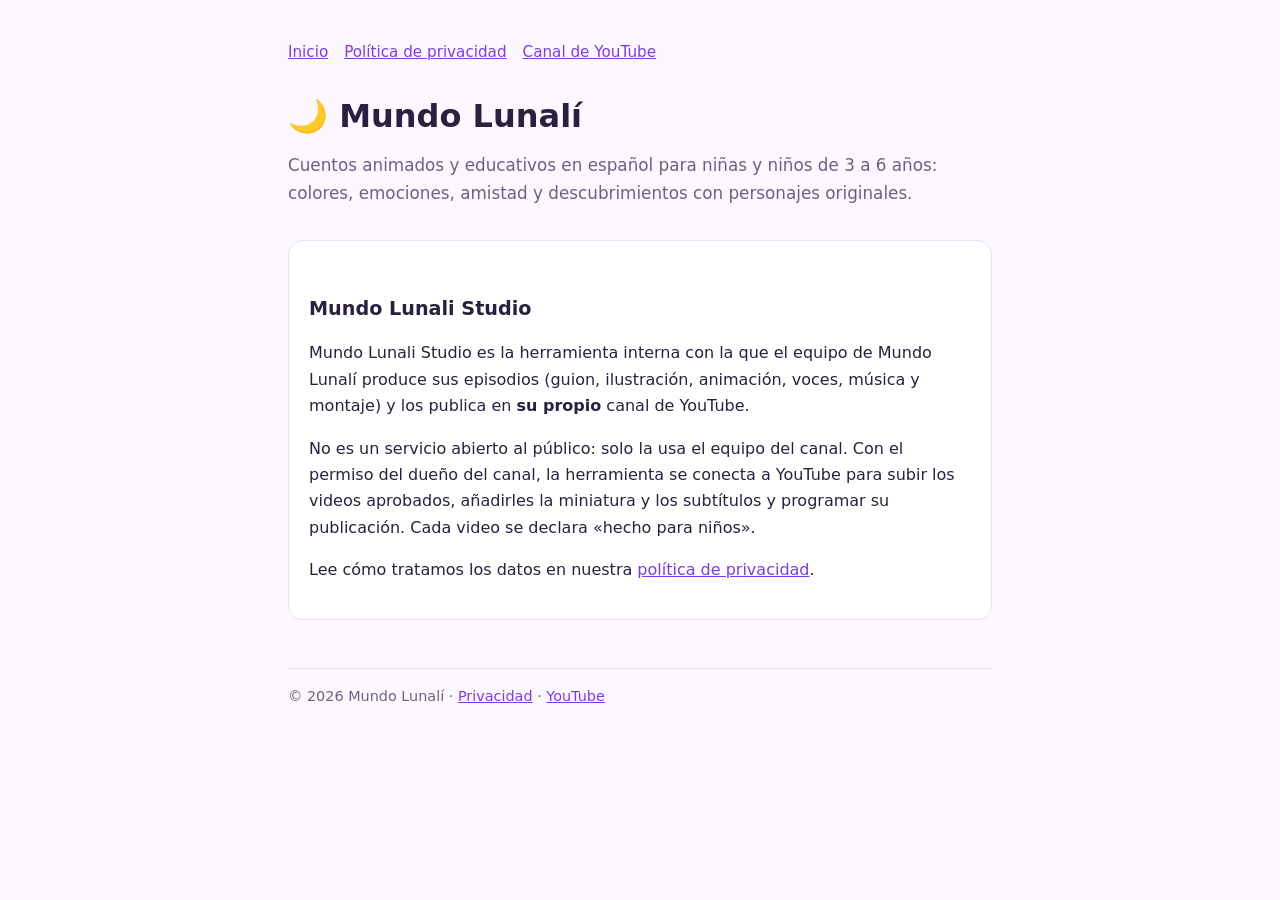
<file: index.html>
<!doctype html>
<html lang="es">
<head>
  <meta charset="utf-8">
  <meta name="viewport" content="width=device-width, initial-scale=1">
  <title>Mundo Lunalí</title>
  <meta name="description" content="Mundo Lunalí: cuentos animados educativos para niños de 3 a 6 años. Mundo Lunali Studio es la herramienta interna con la que el equipo produce y publica sus videos.">
  <link rel="stylesheet" href="style.css">
</head>
<body>
  <main>
    <nav>
      <a href="./">Inicio</a>
      <a href="privacidad.html">Política de privacidad</a>
      <a href="https://www.youtube.com/@mundolunali" rel="noopener">Canal de YouTube</a>
    </nav>

    <header>
      <h1>🌙 Mundo Lunalí</h1>
      <p class="lead">Cuentos animados y educativos en español para niñas y niños de 3 a 6 años: colores, emociones, amistad y descubrimientos con personajes originales.</p>
    </header>

    <div class="card">
      <h2>Mundo Lunali Studio</h2>
      <p>
        Mundo Lunali Studio es la herramienta interna con la que el equipo de Mundo Lunalí produce
        sus episodios (guion, ilustración, animación, voces, música y montaje) y los publica en
        <strong>su propio</strong> canal de YouTube.
      </p>
      <p>
        No es un servicio abierto al público: solo la usa el equipo del canal. Con el permiso del dueño
        del canal, la herramienta se conecta a YouTube para subir los videos aprobados, añadirles la
        miniatura y los subtítulos y programar su publicación. Cada video se declara «hecho para niños».
      </p>
      <p>Lee cómo tratamos los datos en nuestra <a href="privacidad.html">política de privacidad</a>.</p>
    </div>

    <footer>
      © 2026 Mundo Lunalí · <a href="privacidad.html">Privacidad</a> ·
      <a href="https://www.youtube.com/@mundolunali" rel="noopener">YouTube</a>
    </footer>
  </main>
</body>
</html>
</file>
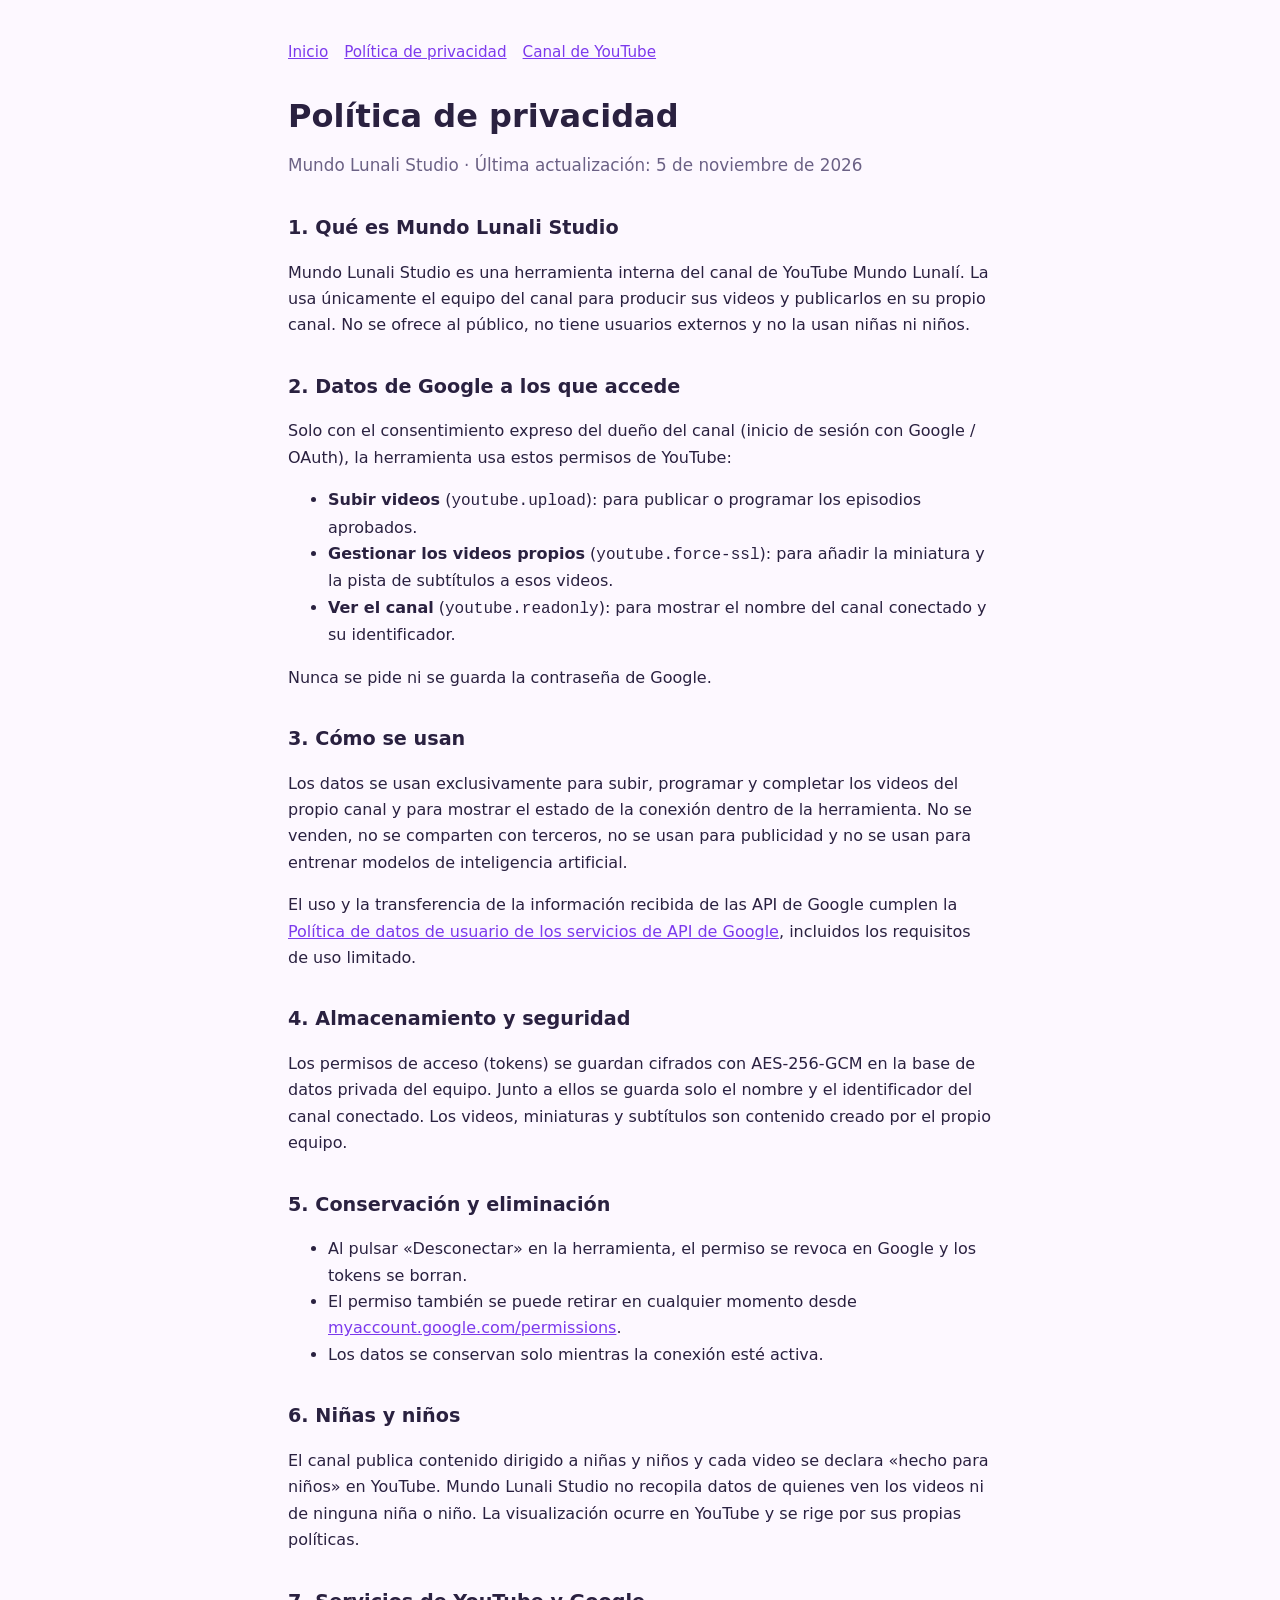
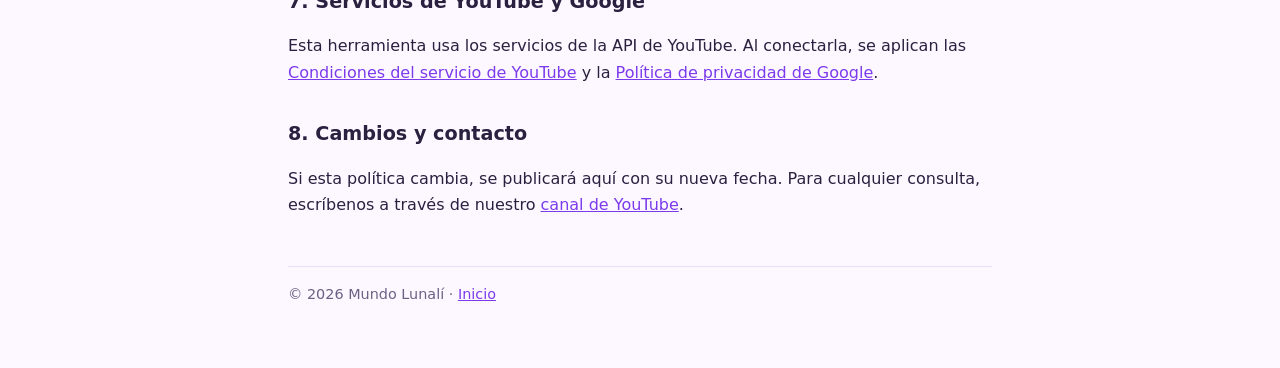
<file: privacidad.html>
<!doctype html>
<html lang="es">
<head>
  <meta charset="utf-8">
  <meta name="viewport" content="width=device-width, initial-scale=1">
  <title>Política de privacidad</title>
  <meta name="description" content="Política de privacidad de Mundo Lunali Studio, la herramienta interna de publicación del canal Mundo Lunalí.">
  <link rel="stylesheet" href="style.css">
</head>
<body>
  <main>
    <nav>
      <a href="./">Inicio</a>
      <a href="privacidad.html">Política de privacidad</a>
      <a href="https://www.youtube.com/@mundolunali" rel="noopener">Canal de YouTube</a>
    </nav>

    <header>
      <h1>Política de privacidad</h1>
      <p class="lead">Mundo Lunali Studio · Última actualización: 5 de noviembre de 2026</p>
    </header>

    <h2>1. Qué es Mundo Lunali Studio</h2>
    <p>
      Mundo Lunali Studio es una herramienta interna del canal de YouTube Mundo Lunalí. La usa
      únicamente el equipo del canal para producir sus videos y publicarlos en su propio canal.
      No se ofrece al público, no tiene usuarios externos y no la usan niñas ni niños.
    </p>

    <h2>2. Datos de Google a los que accede</h2>
    <p>Solo con el consentimiento expreso del dueño del canal (inicio de sesión con Google / OAuth), la herramienta usa estos permisos de YouTube:</p>
    <ul>
      <li><strong>Subir videos</strong> (<code>youtube.upload</code>): para publicar o programar los episodios aprobados.</li>
      <li><strong>Gestionar los videos propios</strong> (<code>youtube.force-ssl</code>): para añadir la miniatura y la pista de subtítulos a esos videos.</li>
      <li><strong>Ver el canal</strong> (<code>youtube.readonly</code>): para mostrar el nombre del canal conectado y su identificador.</li>
    </ul>
    <p>Nunca se pide ni se guarda la contraseña de Google.</p>

    <h2>3. Cómo se usan</h2>
    <p>
      Los datos se usan exclusivamente para subir, programar y completar los videos del propio canal
      y para mostrar el estado de la conexión dentro de la herramienta. No se venden, no se comparten
      con terceros, no se usan para publicidad y no se usan para entrenar modelos de inteligencia artificial.
    </p>
    <p>
      El uso y la transferencia de la información recibida de las API de Google cumplen la
      <a href="https://developers.google.com/terms/api-services-user-data-policy" rel="noopener">Política de datos de usuario de los servicios de API de Google</a>,
      incluidos los requisitos de uso limitado.
    </p>

    <h2>4. Almacenamiento y seguridad</h2>
    <p>
      Los permisos de acceso (tokens) se guardan cifrados con AES-256-GCM en la base de datos privada
      del equipo. Junto a ellos se guarda solo el nombre y el identificador del canal conectado.
      Los videos, miniaturas y subtítulos son contenido creado por el propio equipo.
    </p>

    <h2>5. Conservación y eliminación</h2>
    <ul>
      <li>Al pulsar «Desconectar» en la herramienta, el permiso se revoca en Google y los tokens se borran.</li>
      <li>El permiso también se puede retirar en cualquier momento desde <a href="https://myaccount.google.com/permissions" rel="noopener">myaccount.google.com/permissions</a>.</li>
      <li>Los datos se conservan solo mientras la conexión esté activa.</li>
    </ul>

    <h2>6. Niñas y niños</h2>
    <p>
      El canal publica contenido dirigido a niñas y niños y cada video se declara «hecho para niños» en YouTube.
      Mundo Lunali Studio no recopila datos de quienes ven los videos ni de ninguna niña o niño.
      La visualización ocurre en YouTube y se rige por sus propias políticas.
    </p>

    <h2>7. Servicios de YouTube y Google</h2>
    <p>
      Esta herramienta usa los servicios de la API de YouTube. Al conectarla, se aplican las
      <a href="https://www.youtube.com/t/terms" rel="noopener">Condiciones del servicio de YouTube</a> y la
      <a href="https://policies.google.com/privacy" rel="noopener">Política de privacidad de Google</a>.
    </p>

    <h2>8. Cambios y contacto</h2>
    <p>
      Si esta política cambia, se publicará aquí con su nueva fecha. Para cualquier consulta, escríbenos
      a través de nuestro <a href="https://www.youtube.com/@mundolunali" rel="noopener">canal de YouTube</a>.
    </p>

    <footer>
      © 2026 Mundo Lunalí · <a href="./">Inicio</a>
    </footer>
  </main>
</body>
</html>
</file>
<file: style.css>
:root {
  --bg: #fdf8ff;
  --surface: #ffffff;
  --text: #2a2140;
  --muted: #6b6185;
  --primary: #7c3aed;
  --border: #e9e1f7;
}
@media (prefers-color-scheme: dark) {
  :root {
    --bg: #171225;
    --surface: #211a33;
    --text: #f1ecfb;
    --muted: #b3a9cc;
    --primary: #b794f6;
    --border: #352a4d;
  }
}
* { box-sizing: border-box; }
body {
  margin: 0;
  background: var(--bg);
  color: var(--text);
  font: 16px/1.65 system-ui, -apple-system, "Segoe UI", Roboto, sans-serif;
}
main { max-width: 46rem; margin: 0 auto; padding: 2.5rem 1rem 4rem; }
header { margin-bottom: 2rem; }
h1 { font-size: 2rem; line-height: 1.2; margin: 0 0 .5rem; }
h2 { font-size: 1.2rem; margin: 2rem 0 .5rem; }
p, li { color: var(--text); }
.lead { color: var(--muted); font-size: 1.05rem; }
.card { background: var(--surface); border: 1px solid var(--border); border-radius: 14px; padding: 1.25rem 1.25rem; margin: 1.25rem 0; }
a { color: var(--primary); }
nav { display: flex; gap: 1rem; flex-wrap: wrap; font-size: .95rem; margin-bottom: 2rem; }
footer { margin-top: 3rem; color: var(--muted); font-size: .9rem; border-top: 1px solid var(--border); padding-top: 1rem; }
</file>
